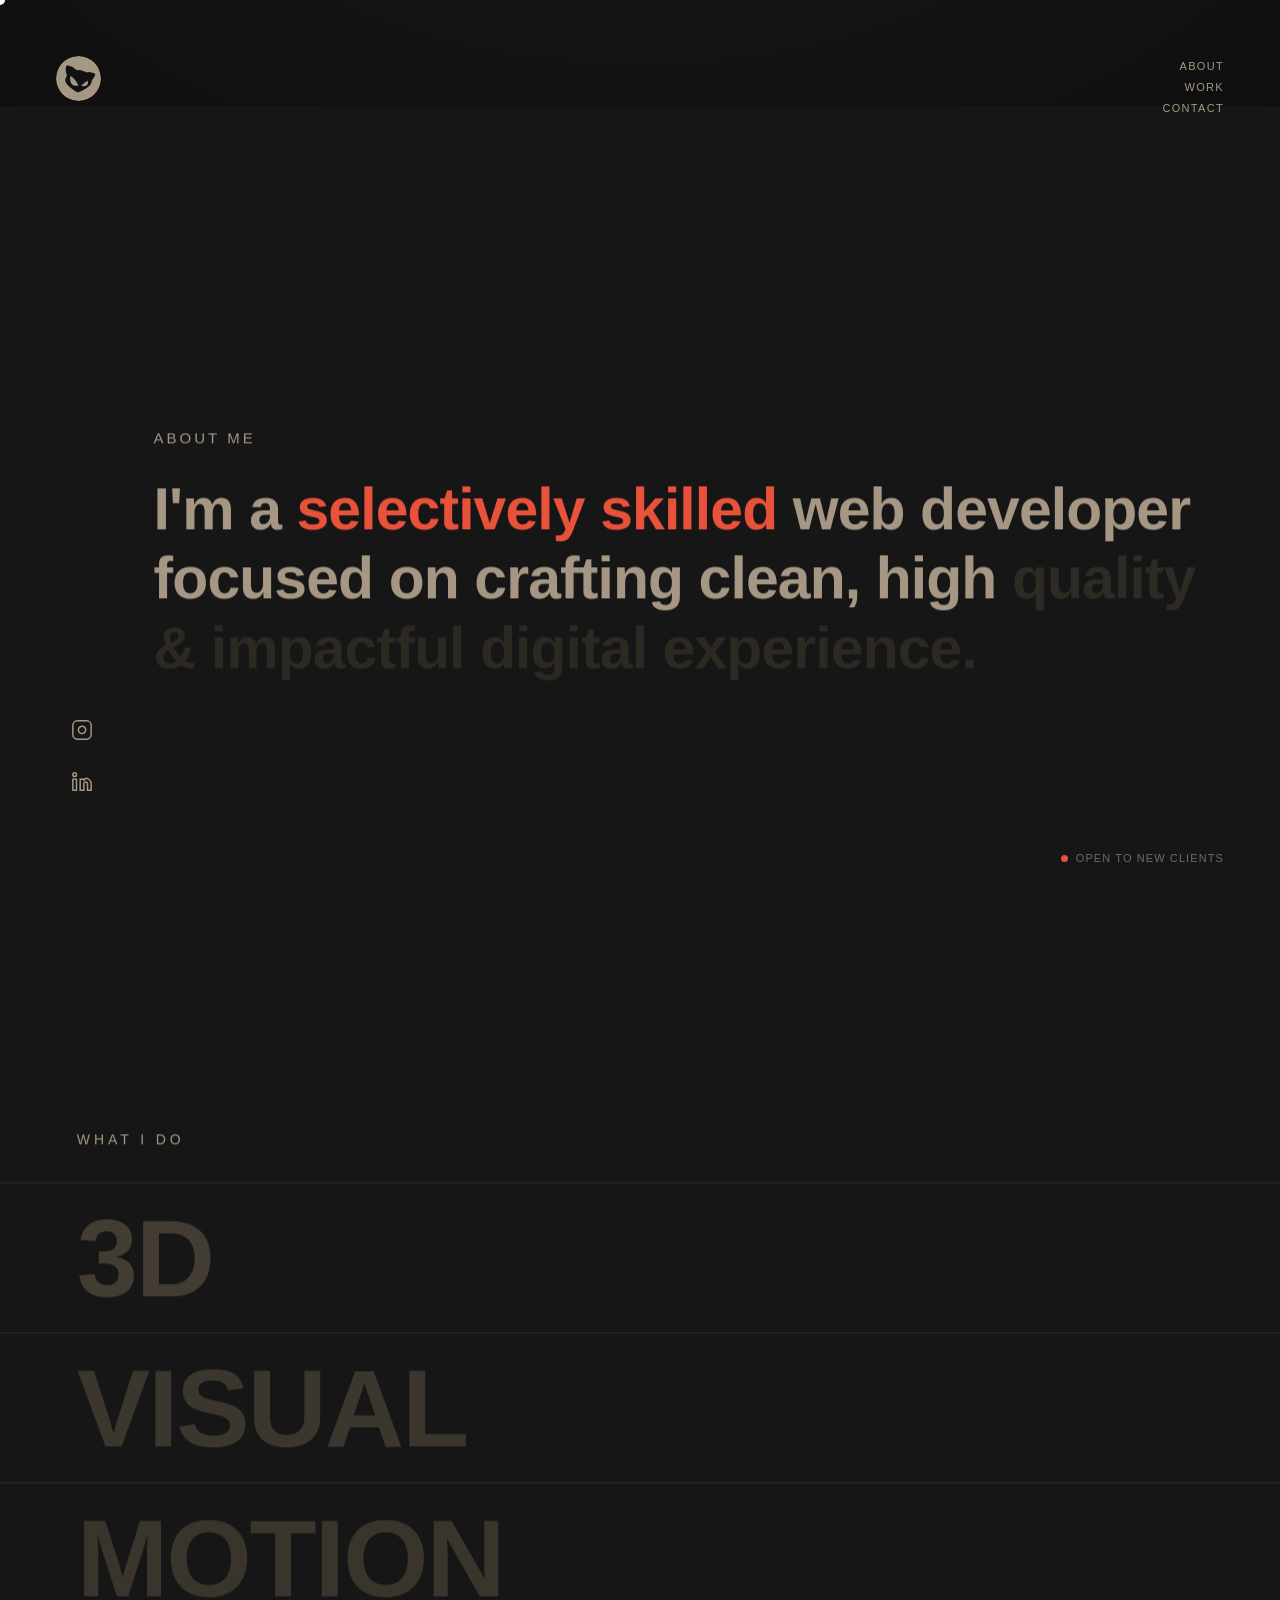
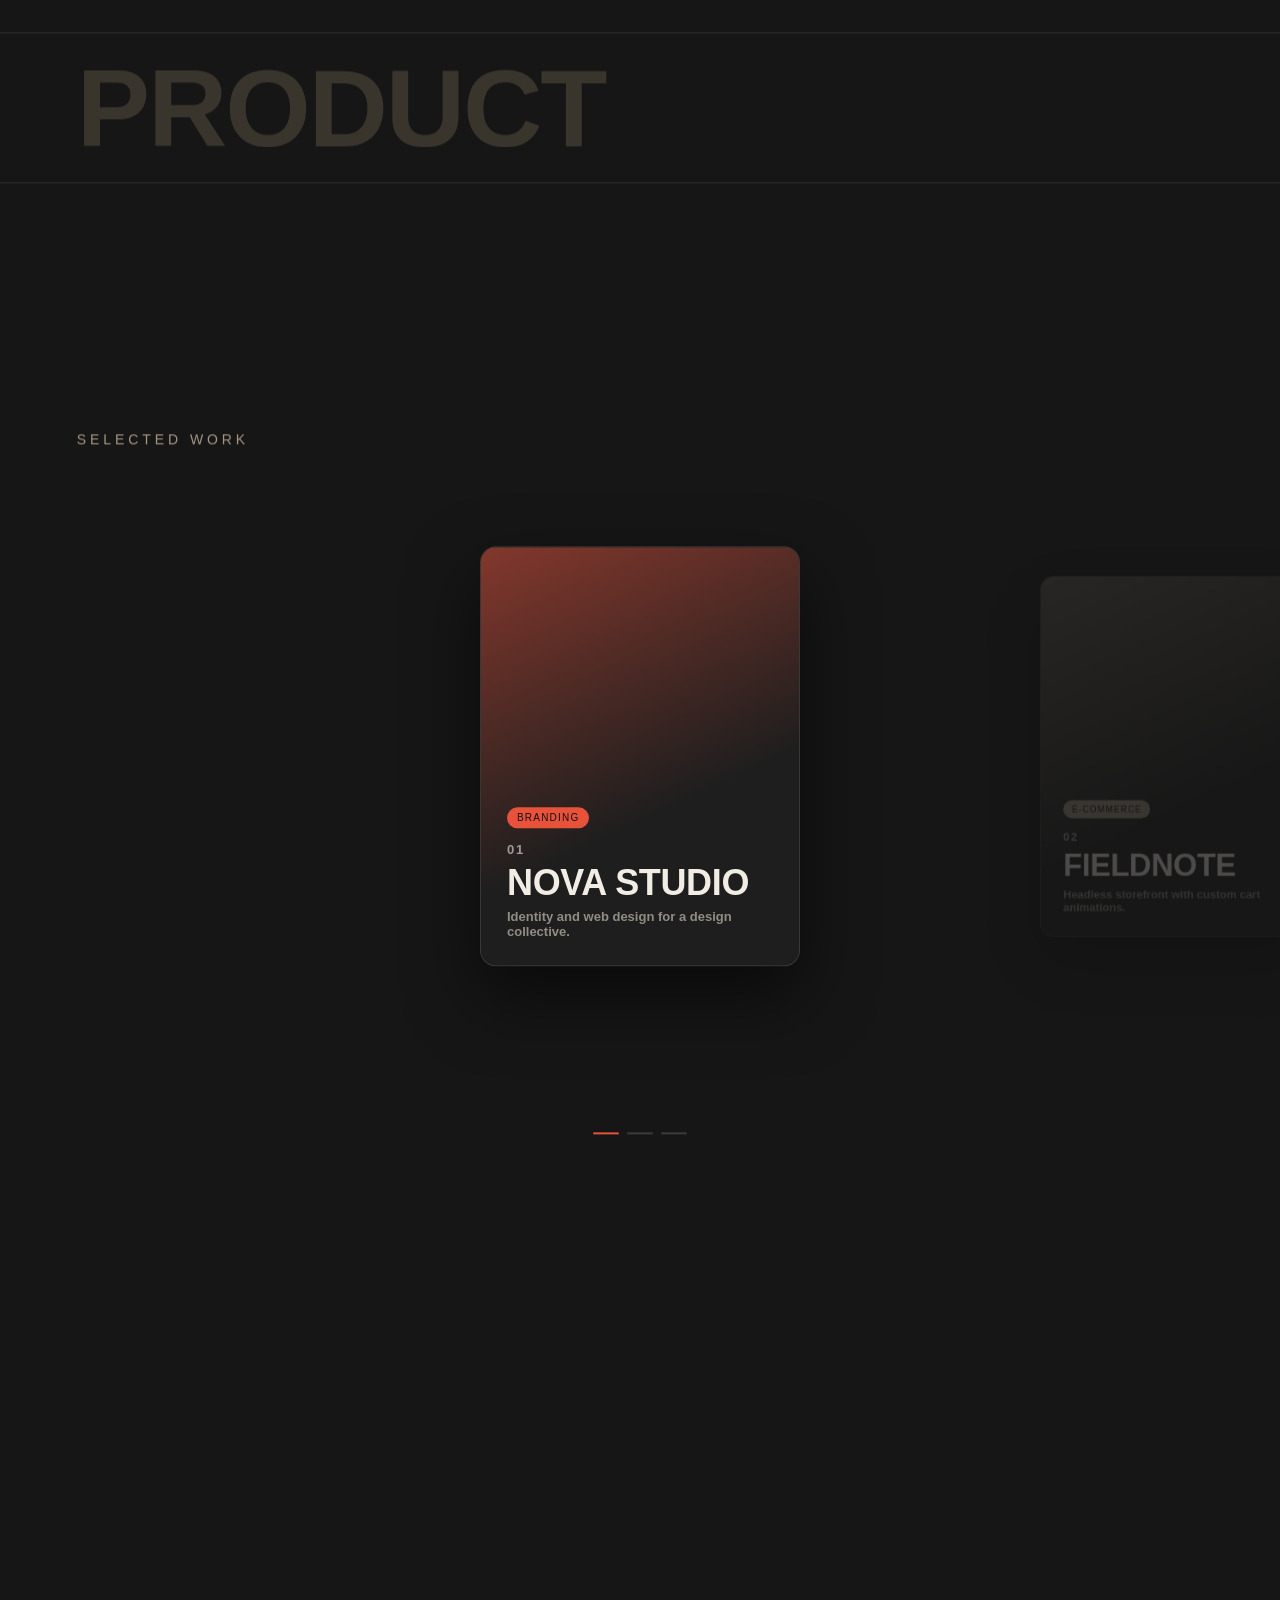
<file: portfolio/index.html>
<!DOCTYPE html>
<html lang="en">
<head>
    <meta charset="UTF-8">
    <meta name="viewport" content="width=device-width, initial-scale=1.0">
    <link rel="apple-touch-icon" sizes="180x180" href="favicon/apple-touch-icon.png">
    <link rel="icon" type="image/png" sizes="32x32" href="favicon/favicon-32x32.png">
    <link rel="icon" type="image/png" sizes="16x16" href="favicon/favicon-16x16.png">
    <link rel="manifest" href="favicon/site.webmanifest">
    <title>Utkarsh Singh</title>
    <link href="https://fonts.googleapis.com/css2?family=Anton&family=Inter:wght@400;600&display=swap" rel="stylesheet">
    <link rel="stylesheet" href="index.css">
</head>
<body>
<div class="cur" id="cur"> </div>
  <div class="cur-icon" id="curIcon"></div>
 
  <nav>
    <a class="nav-logo s-icon s-icon-image" href="#" id="navLogo">
      <span class="logo-circle"></span>
      <span class="logo-shape"></span>
    </a>
    <div></div>
    <ul class="nav-links">
      <li><a href="#">About</a></li>
      <li><a href="#work">Work</a></li>
      <li><a href="#">Contact</a></li>
    </ul>
  </nav>
 
  <div class="s-left">
    <a class="s-icon" href="https://www.instagram.com/realkarsh/" id="icon0" aria-label="Instagram">
      <svg viewBox="0 0 24 24" aria-hidden="true"><rect x="2" y="2" width="20" height="20" rx="5"/><path d="M16 11.37A4 4 0 1 1 12.63 8 4 4 0 0 1 16 11.37z"/><line x1="17.5" y1="6.5" x2="17.51" y2="6.5"/></svg>
    </a>
    <a class="s-icon" href="https://www.linkedin.com/in/utkarsh-singh-671294355/" id="icon1" aria-label="LinkedIn">
      <svg viewBox="0 0 24 24" aria-hidden="true"><path d="M16 8a6 6 0 0 1 6 6v7h-4v-7a2 2 0 0 0-4 0v7H10V9h4v1.765A4.455 4.455 0 0 1 16 8z"/><rect x="2" y="9" width="4" height="12"/><circle cx="4" cy="4" r="2"/></svg>
    </a>
  </div>
 
  <div class="avail"><span class="avail-dot"></span><span class="avail-text">Open to new clients</span></div>
 
  <div id="smooth-content">
  <div class="red-bg" id="redBg"></div>
  <div class="red-bg" id="redBg2"></div>
  <section id="hero">
    <div class="text-layer layer-a" id="layerA">
      <div class="name-lbl">Utkarsh Singh</div>
      <span class="hl hl-cream">Making</span>
      <span class="hl hl-red">Cool</span>
      <span class="hl hl-cream">Bits</span>
    </div>
    <div class="text-layer layer-b" id="layerB">
      <div class="name-lbl">UTKARSH SINGH</div>
      <span class="hl hl-cream">Hiding</span>
      <span class="hl hl-red">Dull</span>
      <span class="hl hl-cream">Bits</span>
    </div>
  </section>
 
  <section id="about">
    <div class="about-wrap">
      <div class="about-layer-a" id="aboutA">
        <div class="name-lbl">About me</div>
        <p class="about-ln" data-reveal>I'm a <span class="hl-red-inline">selectively skilled</span> web developer focused on crafting clean, high quality &amp; impactful digital experience.</p>
      </div>
      <div class="about-layer-b" id="aboutB">
        <div class="name-lbl">About me</div>
        <p class="about-ln">A web developer with skills that leverage AI to create modern, impactful digital experiences &mdash; if the paycheck is equally good.</p>
      </div>
    </div>
  </section>
 
  <section id="work">
    <div class="name-lbl">What I do</div>
    <div class="work-list">
      <div class="work-row">
        <div class="work-fill"></div>
        <span class="work-title" data-reveal>3D</span>
        <span class="work-desc">I can produce anything that my 16&rdquo; laptop can render.</span>
      </div>
      <div class="work-row">
        <div class="work-fill"></div>
        <span class="work-title" data-reveal>Visual</span>
        <span class="work-desc">I search the internet for visual references and then combine them to create my own work.</span>
      </div>
      <div class="work-row">
        <div class="work-fill"></div>
        <span class="work-title" data-reveal>Motion</span>
        <span class="work-desc">I use fancy motion that makes my design more interesting than it actually is.</span>
      </div>
      <div class="work-row">
        <div class="work-fill"></div>
        <span class="work-title" data-reveal>Product</span>
        <span class="work-desc">I utilize common design best practices, test, and reiterate until it works (hopefully).</span>
      </div>
    </div>
  </section>
 
  <section id="projects" class="stack-section">
    <div class="stack-pin">
      <div class="name-lbl">Selected work</div>
      <div class="stack-track" id="stackTrack">
        <div class="stack-card" style="--tint:#e8513a">
          <span class="stack-tag">Branding</span>
          <span class="stack-num">01</span>
          <h3>Nova Studio</h3>
          <p>Identity and web design for a design collective.</p>
        </div>
        <div class="stack-card" style="--tint:#a69785">
          <span class="stack-tag">E-commerce</span>
          <span class="stack-num">02</span>
          <h3>Fieldnote</h3>
          <p>Headless storefront with custom cart animations.</p>
        </div>
        <div class="stack-card" style="--tint:#e8513a">
          <span class="stack-tag">Product</span>
          <span class="stack-num">03</span>
          <h3>Loop OS</h3>
          <p>Dashboard UI and onboarding flow redesign.</p>
        </div>
      </div>
      <div class="stack-progress" id="stackProgress"></div>
    </div>
  </section>
  </div>
  <div id="smooth-space"></div>
    <script src="script.js"></script>
</body>
</html>
</file>
<file: portfolio/index.css>
*, *::before, *::after { box-sizing:border-box; margin:0; padding:0; }
html, body { width:100%; max-width:100%; background:#161616; cursor:none; -webkit-font-smoothing:antialiased; overflow-x:hidden; }
html { scroll-behavior:smooth; -webkit-overflow-scrolling:touch; }
body { opacity:0; }
body.is-ready { opacity:1; transition:opacity 0.9s ease; }
 
#smooth-content { position:fixed; top:0; left:0; width:100%; z-index:1; will-change:transform; }
#smooth-space { width:100%; pointer-events:none; }
 
@media (prefers-reduced-motion: reduce) {
  html { scroll-behavior:auto; }
  *, *::before, *::after { animation-duration:0.01ms !important; animation-iteration-count:1 !important; transition-duration:0.01ms !important; }
  .text-layer, nav, .avail, .nav-links li, .s-icon { opacity:1 !important; animation:none !important; }
}
 
.cur { position:fixed; z-index:9999; pointer-events:none; width:10px; height:10px; border-radius:50%; background:#fff; transform:translate(-50%,-50%); }
 
.cur-icon { position:fixed; z-index:290; pointer-events:none; width:40px; height:40px; border-radius:50%; background:#e8513a; transform:translate(-50%,-50%) scale(.4); opacity:0; transition:opacity .45s cubic-bezier(.22,.61,.36,1), transform .45s cubic-bezier(.22,.61,.36,1); }
.cur-icon.show { opacity:1; transform:translate(-50%,-50%) scale(1); }
 
nav { position:fixed; top:0; left:0; right:0; z-index:400; display:grid; grid-template-columns:56px 1fr minmax(90px,160px); align-items:flex-start; padding:max(26px,env(safe-area-inset-top)) max(36px,env(safe-area-inset-right)) 0 max(36px,env(safe-area-inset-left)); }
.nav-logo { margin-left:20px; margin-top:30px; }
.nav-logo.s-icon { width:45px; height:45px; }
.nav-links { list-style:none; text-align:right; display:flex; flex-direction:column; gap:1px; margin-right:20px; margin-top:30px; }
.nav-links a { font-family:'Barlow',sans-serif; font-size:11px; letter-spacing:.12em; text-transform:uppercase; color:#a69785; text-decoration:none; cursor:none; font-weight:500; white-space:nowrap; display:inline-block; padding:4px 0; }
.nav-links li:nth-child(4) { animation-delay:.62s; }
 
.s-left {
  position:fixed; left:max(70px,env(safe-area-inset-left)); top:84%;
  transform:translateY(-50%);
  z-index:302;
  display:flex; flex-direction:column; gap:28px;
}
 
.s-icon {
  position:relative;
  display:flex; align-items:center; justify-content:center;
  width:24px; height:24px;
  cursor:none; text-decoration:none;
  will-change:transform;
}
.s-icon::after { content:''; position:absolute; inset:-12px; }
 
.s-icon svg {
  position:relative; z-index:1;
  width:22px; height:22px;
  fill:none; stroke:#a69785; stroke-width:1.6;
  transition:stroke .25s ease;
}
.s-icon.active svg { stroke:#1a1a1a; }
 
.logo-circle, .logo-shape {
  position:absolute; inset:0;
  width:100%; height:100%;
  transition:background-color .25s ease;
}
.logo-circle { background:#a69785; border-radius:50%; z-index:0; }
.logo-shape  {
  background:#111; z-index:1;
  -webkit-mask-image:url("images/logo-shape.png");
  mask-image:url("images/logo-shape.png");
  -webkit-mask-size:92% 92%;
  mask-size:92% 92%;
  -webkit-mask-repeat:no-repeat;
  mask-repeat:no-repeat;
  -webkit-mask-position:center;
  mask-position:center;
}
.s-icon-image { border-radius:50%; overflow:hidden; }
.s-icon.active .logo-circle { background:#111; }
.s-icon.active .logo-shape  { background:#e8513a; }
 
.avail { position:fixed; bottom:max(36px,env(safe-area-inset-bottom)); right:max(56px,env(safe-area-inset-right)); z-index:300; display:flex; align-items:center; gap:8px; font-family:'Barlow',sans-serif; font-size:11px; letter-spacing:.1em; text-transform:uppercase; color:rgba(216,210,196,.45); }
.avail-dot { width:7px; height:7px; border-radius:50%; background:#e8513a; animation:blink 1.6s infinite; }
@keyframes blink { 0%,100%{opacity:1} 50%{opacity:.15} }
 
#hero { width:100vw; height:100vh; height:100svh; min-height:480px; display:flex; align-items:center; justify-content:center; position:relative; overflow:hidden; }
#hero::before { content:''; position:absolute; inset:0; background:radial-gradient(ellipse 80% 80% at 50% 50%,#1c1c1c 0%,#0d0d0d 100%); }
 
.text-layer { position:absolute; z-index:10; display:flex; flex-direction:column; align-items:center; text-align:center; user-select:none; pointer-events:none; top:50%; left:50%; transform:translate(-50%,-50%); width:100%; }
.name-lbl { font-family:'Barlow',sans-serif; font-size:clamp(11px,1.1vw,14px); letter-spacing:.28em; text-transform:uppercase; font-weight:500; margin-bottom:clamp(10px,1.8vw,22px); line-height:1; }
.hl { display:block; font-family:'Barlow Condensed',sans-serif; font-size:clamp(64px,9vw,150px); font-weight:900; text-transform:uppercase; letter-spacing:-0.02em; line-height:.88; white-space:nowrap; }
 
.layer-a { z-index:10; }
.layer-a .name-lbl { color:#a69785; }
.layer-a .hl-cream { color:#a69785; }
.layer-a .hl-red   { color:#e8513a; }
 
.layer-b { z-index:20; clip-path:circle(0px at 50% 50%); }
.layer-b .name-lbl { color:#111; }
.layer-b .hl-cream { color:#111; }
.layer-b .hl-red   { color:#111; }
 
.red-bg { position:fixed; z-index:15; pointer-events:none; width:40px; height:40px; border-radius:50%; background:#e8513a; top:0; left:0; transform:translate(-50%,-50%); opacity:0; transition:opacity .35s ease; }
 
#about { width:100vw; min-height:100vh; min-height:100svh; position:relative; overflow:hidden; display:flex; align-items:center; justify-content:flex-end; padding:0 6vw 0 12vw; background:#161616; }
.about-wrap { position:relative; width:100%; max-width:1300px; margin-left:auto; }
.about-wrap .name-lbl { font-family:'Barlow',sans-serif; font-size:clamp(12px,1.2vw,15px); letter-spacing:.20em; text-transform:uppercase; font-weight:500; margin-bottom:clamp(16px,2.3vw,30px); color:#a69785; }
 
.about-ln {
  font-family:'Poppins',sans-serif;
  font-weight:800;
  font-size:clamp(30px,4.6vw,68px);
  line-height:1.18;
  letter-spacing:-0.015em;
}
 
.about-layer-a { position:relative; z-index:10; }
.about-layer-a .about-ln { color:#2c2822; }
.about-layer-a .hl-red-inline { color:#e8513a; }
 
.about-ln .word {
  display:inline-block;
  --t:0;
  color: color-mix(in srgb, #2c2822 calc((1 - var(--t)) * 100%), #a69785 calc(var(--t) * 100%));
}
.about-ln .word.accent {
  color: color-mix(in srgb, #2c2822 calc((1 - var(--t)) * 100%), #e8513a calc(var(--t) * 100%));
}
 
.about-layer-b {
  position:absolute; top:0; left:0; width:100%;
  z-index:20; pointer-events:none; user-select:none;
  clip-path:circle(0px at 50% 50%);
}
.about-layer-b .name-lbl { color:#111; }
.about-layer-b .about-ln { color:#111; }
.about-layer-b .hl-red-inline { color:#111; }
 
@keyframes fadeUp { from{opacity:0;transform:translate(-50%,-50%) translateY(28px)} to{opacity:1;transform:translate(-50%,-50%) translateY(0)} }
.text-layer { animation:fadeUp .8s .2s ease both; }
@keyframes riseIn { from{opacity:0;transform:translateY(16px)} to{opacity:1;transform:translateY(0)} }
@keyframes fadeIn { from{opacity:0} to{opacity:1} }
nav,.avail { opacity:0; animation:riseIn .7s ease both; }
nav { animation-delay:.15s; } .avail { animation-delay:.5s; }
.nav-links li { opacity:0; animation:riseIn .6s ease both; }
.nav-links li:nth-child(1) { animation-delay:.35s; }
.nav-links li:nth-child(2) { animation-delay:.45s; }
.nav-links li:nth-child(3) { animation-delay:.55s; }
.s-left { opacity:1; }
.s-icon { opacity:0; animation:fadeIn .6s ease both; }
.s-icon:nth-child(1) { animation-delay:.4s; }
.s-icon:nth-child(2) { animation-delay:.5s; }
 
@media (hover:none), (pointer:coarse) {
  html, body { cursor:auto; }
  .cur, .cur-icon { display:none; }
  .s-icon, .nav-links a { cursor:pointer; }
}
 
@media (max-width:1024px) {
  #about { padding:0 8vw; }
}
 
@media (max-width:820px) {
  nav { grid-template-columns:40px 1fr auto; padding:20px 22px 0; }
  .nav-logo { margin-left:0; margin-top:12px; width:34px; height:34px; }
  .nav-links { margin-right:0; margin-top:16px; gap:6px; }
  .nav-links a { font-size:10px; }
  .s-left { left:24px; gap:20px; }
  .avail { right:24px; bottom:22px; font-size:10px; }
  .name-lbl { font-size:clamp(10px,2.6vw,13px); }
  .hl { font-size:clamp(48px,13vw,110px); }
  #about { padding:0 7vw; }
  .about-wrap { max-width:100%; }
  .about-wrap .name-lbl { font-size:clamp(10px,2.6vw,13px); }
  .about-ln { font-size:clamp(26px,6.6vw,44px); line-height:1.22; }
}
 
@media (max-width:480px) {
  .s-left { left:18px; gap:16px; }
  .s-icon svg { width:19px; height:19px; }
  nav { padding:16px 18px 0; }
  .nav-logo { width:30px; height:30px; }
  .nav-links a { font-size:9px; letter-spacing:.08em; }
  .avail { right:18px; bottom:18px; font-size:9px; }
  .avail span:not(.avail-dot) { display:none; }
  .hl { font-size:clamp(38px,14vw,64px); }
  .name-lbl { margin-bottom:clamp(8px,3vw,14px); }
  #about { padding:0 6vw; }
  .about-ln { font-size:clamp(22px,7.2vw,34px); }
}
 
@media (max-width:360px) {
  .hl { font-size:clamp(32px,13.5vw,56px); }
  .name-lbl { font-size:clamp(9px,2.4vw,12px); }
  .nav-links a { font-size:8px; }
}
 
@media (max-height:520px) and (orientation:landscape) {
  #hero { height:100vh; height:100svh; min-height:340px; }
  .name-lbl { margin-bottom:clamp(6px,1.4vw,12px); }
  .hl { font-size:clamp(30px,8vw,64px); }
  #about { min-height:100vh; min-height:100svh; padding:90px 8vw 40px; }
  .about-ln { font-size:clamp(18px,4vw,30px); line-height:1.15; }
}
 
/* ===== Work / What I Do section ===== */
#work { width:100vw; min-height:100vh; min-height:100svh; position:relative; background:#161616; padding:14vh 0 8vh; }
#work .name-lbl { font-family:'Barlow',sans-serif; font-size:clamp(11px,1.1vw,14px); letter-spacing:.28em; text-transform:uppercase; font-weight:500; color:#a69785; margin-bottom:clamp(20px,3vw,36px); padding:0 6vw; }
 
.work-list { border-top:1px solid rgba(216,210,196,.12); }
 
.work-row {
  position:relative;
  display:flex;
  align-items:center;
  height:clamp(70px,13vw,150px);
  border-bottom:1px solid rgba(216,210,196,.12);
  overflow:hidden;
  cursor:none;
  padding:0 6vw;
}
 
.work-row .work-title {
  position:relative; z-index:2;
  font-family:'Barlow Condensed',sans-serif;
  font-size:clamp(40px,9vw,110px);
  font-weight:900;
  text-transform:uppercase;
  letter-spacing:-0.02em;
  line-height:1;
  color:#a69785;
  transition:color .3s ease;
}
 
.work-title .word {
  display:inline-block;
  --t:0;
  color: color-mix(in srgb, #3a352c calc((1 - var(--t)) * 100%), #a69785 calc(var(--t) * 100%));
}
.work-row:hover .work-title .word { color:#111; }
 
.work-row .work-fill {
  position:absolute; inset:0;
  background:#e8513a;
  transform:scaleY(0);
  transform-origin:center;
  transition:transform .35s cubic-bezier(.65,0,.35,1);
  z-index:1;
}
 
.work-row:hover .work-fill { transform:scaleY(1); }
.work-row:hover .work-title { color:#111; z-index:300; }
 
.work-desc {
  position:relative; z-index:2;
  margin-left:auto;
  max-width:360px;
  text-align:left;
  font-family:'Barlow',sans-serif;
  font-size:clamp(12px,1vw,15px);
  font-weight:600;
  line-height:1.4;
  color:#111;
  opacity:0;
  transform:translateX(14px);
  transition:opacity .3s ease .05s, transform .3s ease .05s;
}
 
.work-row:hover .work-desc { opacity:1; transform:translateX(0); }
 
@media (max-width:820px) {
  #work { padding:12vh 0 6vh; }
  .work-row { height:auto; min-height:90px; flex-wrap:wrap; padding:14px 7vw; align-items:flex-start; }
  .work-title { font-size:clamp(34px,13vw,64px); }
  .work-desc { max-width:100%; margin-left:0; font-size:12px; margin-top:6px; opacity:1; transform:none; position:static; }
  .work-fill { display:none; }
  .work-row:hover .work-title .word { color:#a69785; }
}
 
/* ===== Selected Work — stacked card fan / horizontal scroll ===== */
.stack-section { position:relative; height:100vh; height:100svh; background:#161616; }
.stack-pin {
  position:relative; height:100vh; height:100svh;
  overflow:hidden;
  display:flex; flex-direction:column; justify-content:center;
}
.stack-pin .name-lbl {
  position:absolute; top:14vh; left:6vw; z-index:5;
  font-family:'Barlow',sans-serif; font-size:clamp(11px,1.1vw,14px);
  letter-spacing:.28em; text-transform:uppercase; font-weight:500; color:#a69785;
}
.stack-track { position:relative; width:100%; height:56vh; }
.stack-card {
  position:absolute; top:50%; left:50%;
  width:min(320px,58vw); height:min(420px,56vh);
  border-radius:16px;
  background:#1e1e1e;
  border:1px solid rgba(216,210,196,.14);
  box-shadow:0 30px 70px rgba(0,0,0,.55);
  padding:26px;
  display:flex; flex-direction:column; justify-content:flex-end;
  will-change:transform,opacity;
  transition:transform .85s cubic-bezier(.65,0,.35,1), opacity .85s cubic-bezier(.65,0,.35,1);
  overflow:hidden;
  cursor:none;
}
.stack-card::before {
  content:'';
  position:absolute; inset:0;
  background:linear-gradient(155deg,var(--tint,#e8513a) 0%,rgba(30,30,30,0) 62%);
  opacity:.5;
}
.stack-card .stack-num {
  position:relative; z-index:1;
  font-family:'Barlow Condensed',sans-serif; font-weight:900;
  font-size:13px; letter-spacing:.14em; color:rgba(255,255,255,.55);
}
.stack-card h3 {
  position:relative; z-index:1;
  font-family:'Barlow Condensed',sans-serif; font-weight:900;
  font-size:clamp(24px,3.2vw,36px); text-transform:uppercase; letter-spacing:-0.01em;
  color:#f2ede4; margin-top:8px; line-height:1;
}
.stack-card p {
  position:relative; z-index:1;
  font-family:'Barlow',sans-serif; font-weight:600;
  font-size:13px; color:rgba(216,210,196,.62); margin-top:8px;
}
.stack-card .stack-tag {
  position:relative; z-index:1;
  align-self:flex-start;
  font-family:'Barlow',sans-serif; font-size:10px; letter-spacing:.12em;
  text-transform:uppercase; color:#111; background:var(--tint,#e8513a);
  padding:5px 10px; border-radius:20px; margin-bottom:14px;
}
.stack-progress {
  position:absolute; bottom:8vh; left:50%; transform:translateX(-50%);
  z-index:5; display:flex; gap:8px;
}
.stack-progress span {
  width:26px; height:2px; background:rgba(216,210,196,.2); border-radius:2px; overflow:hidden;
  position:relative;
}
.stack-progress span::after {
  content:''; position:absolute; inset:0; background:#e8513a;
  transform:scaleX(0); transform-origin:left; transition:transform .15s linear;
}
.stack-progress span.on::after { transform:scaleX(1); }
 
@media (min-width:821px) and (max-width:1100px) {
  .stack-card { width:min(280px,52vw); height:min(380px,52vh); padding:22px; }
}
 
@media (max-width:820px) {
  .stack-section { height:auto; }
  .stack-pin { position:relative; height:auto; padding:12vh 7vw 8vh; overflow:visible; }
  .stack-pin .name-lbl { position:static; margin-bottom:6vh; }
  .stack-track { display:flex; flex-direction:column; gap:18px; height:auto; }
  .stack-card { position:static; transform:none !important; width:100%; height:260px; padding:22px; }
  .stack-progress { display:none; }
}
 
@media (max-width:360px) {
  .stack-card { height:230px; padding:18px; }
  .stack-card h3 { font-size:clamp(20px,7vw,28px); }
  .stack-card p { font-size:12px; }
}
</file>
